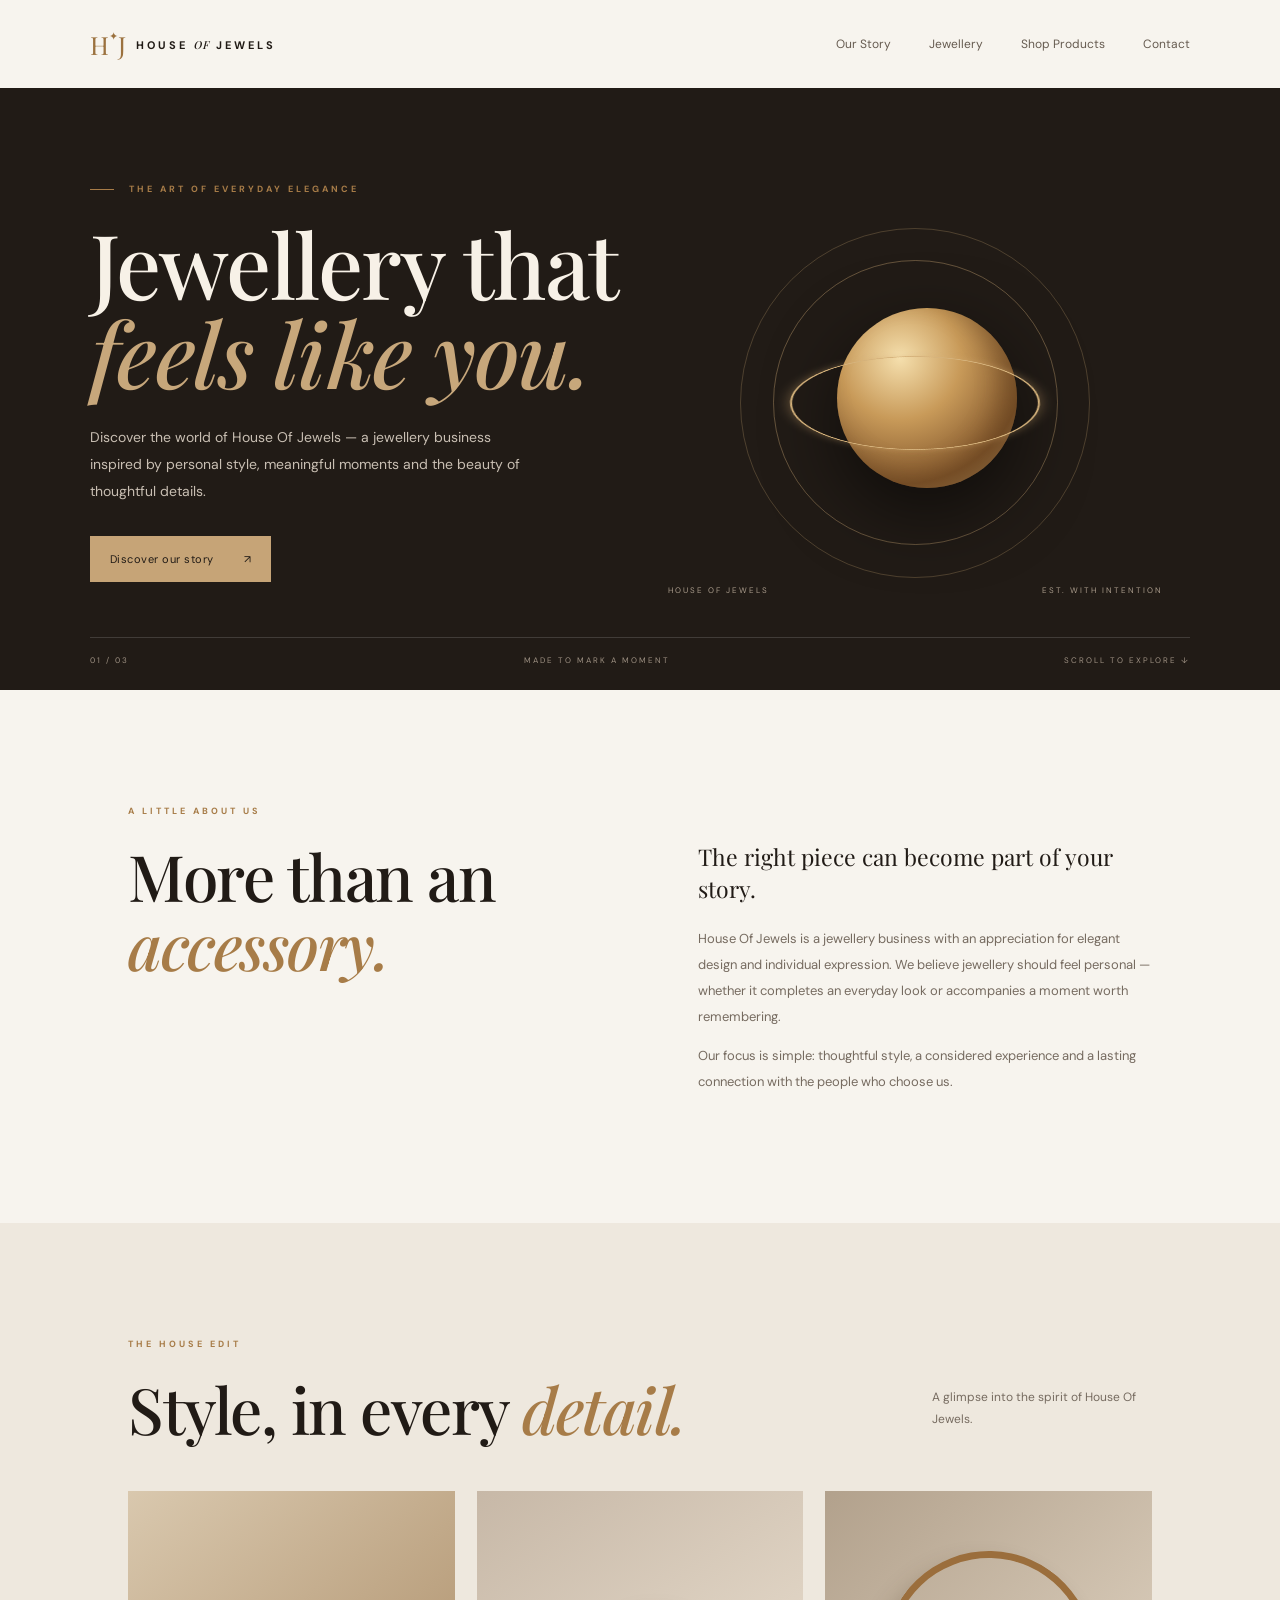
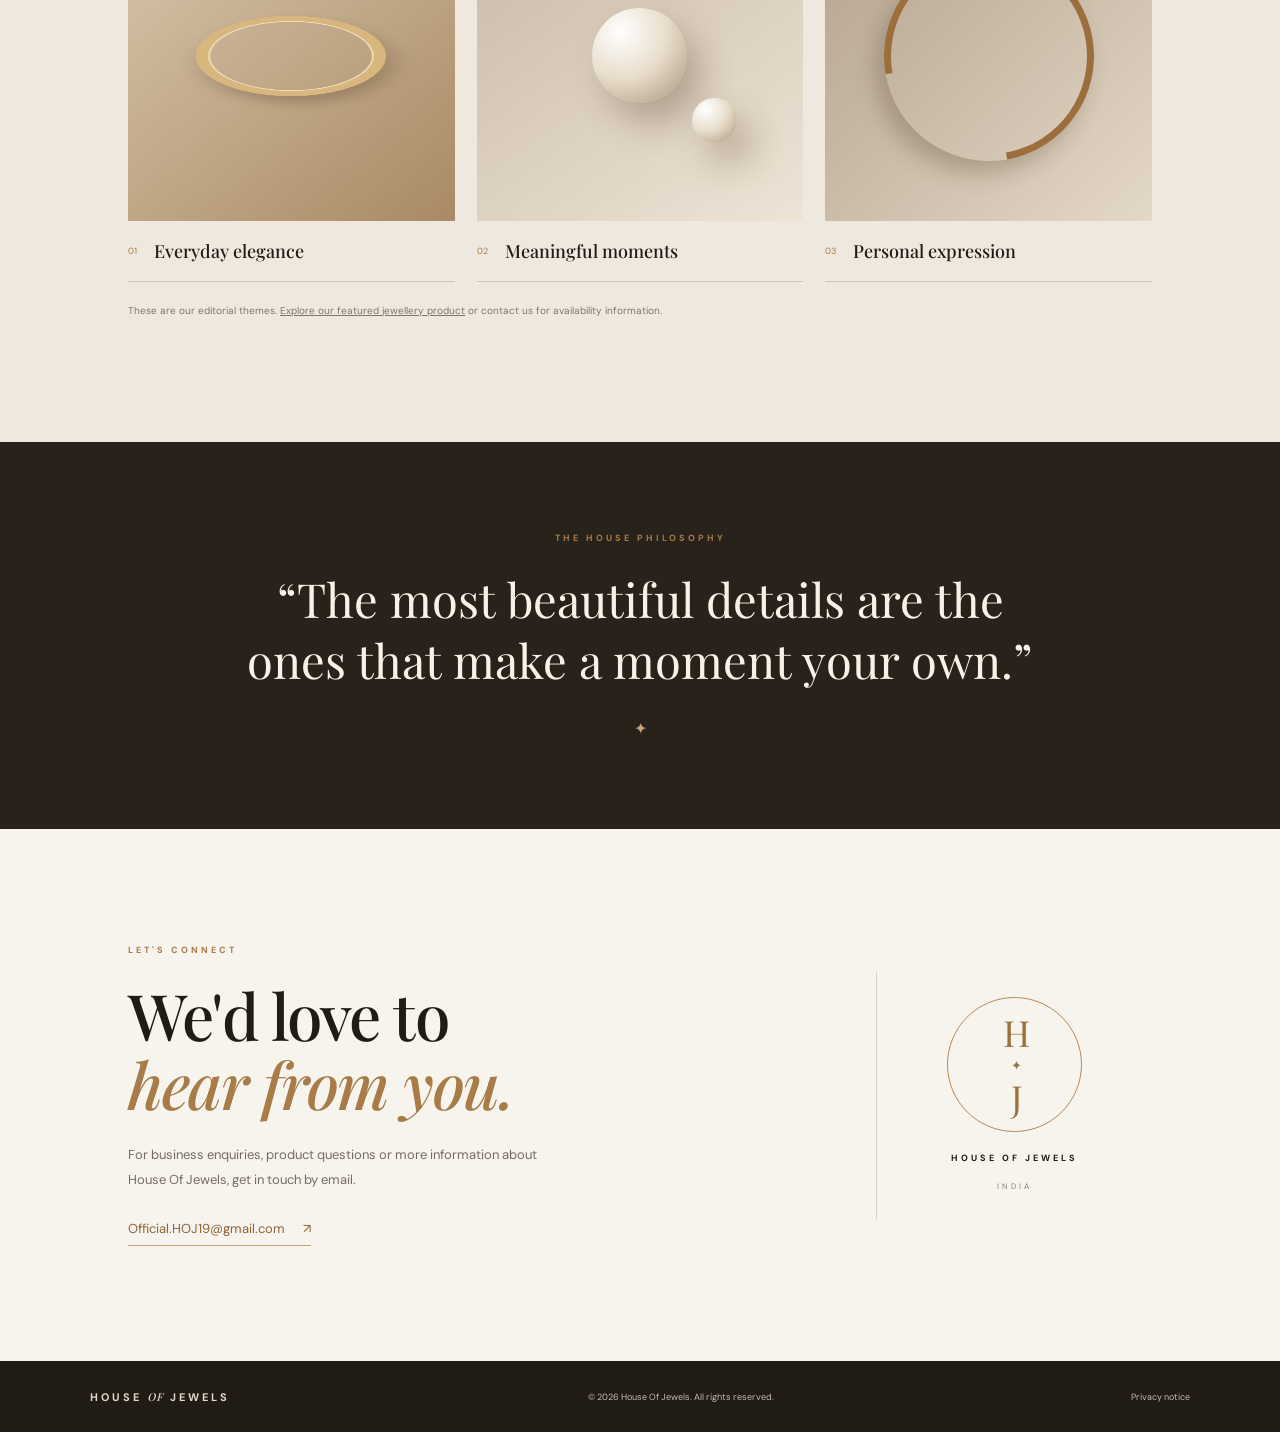
<file: index.html>
<!doctype html>
<html lang="en">
<head>
  <meta charset="utf-8">
  <meta name="viewport" content="width=device-width, initial-scale=1">
  <meta name="description" content="House Of Jewels — a jewellery business built around thoughtful style and timeless elegance.">
  <meta name="theme-color" content="#17130f">
  <title>House Of Jewels | Timeless Elegance</title>
  <link rel="preconnect" href="https://fonts.googleapis.com">
  <link rel="preconnect" href="https://fonts.gstatic.com" crossorigin>
  <link href="https://fonts.googleapis.com/css2?family=DM+Sans:wght@400;500;600;700&family=Playfair+Display:wght@500;600;700&display=swap" rel="stylesheet">
  <link rel="stylesheet" href="styles.css">
</head>
<body>
  <a class="skip-link" href="#main">Skip to content</a>
  <header class="site-header">
    <a class="brand" href="#home" aria-label="House Of Jewels home">
      <span class="brand-mark" aria-hidden="true">H<span>✦</span>J</span>
      <span class="brand-name">HOUSE <i>OF</i> JEWELS</span>
    </a>
    <button class="menu-toggle" aria-expanded="false" aria-controls="primary-nav" aria-label="Open navigation">
      <span></span><span></span>
    </button>
    <nav id="primary-nav" class="nav">
      <a href="#about">Our Story</a>
      <a href="#collections">Jewellery</a>
      <a href="products.html">Shop Products</a>
      <a href="#contact">Contact</a>
    </nav>
  </header>

  <main id="main">
    <section class="hero" id="home">
      <div class="hero-copy">
        <p class="eyebrow"><span></span> THE ART OF EVERYDAY ELEGANCE</p>
        <h1>Jewellery that<br><em>feels like you.</em></h1>
        <p class="hero-intro">Discover the world of House Of Jewels — a jewellery business inspired by personal style, meaningful moments and the beauty of thoughtful details.</p>
        <a class="button button-light" href="#about">Discover our story <span aria-hidden="true">↗</span></a>
      </div>
      <div class="hero-art" role="img" aria-label="Abstract warm gold jewellery-inspired composition">
        <div class="halo halo-one"></div><div class="halo halo-two"></div>
        <div class="gold-disc"></div><div class="gold-line"></div>
        <div class="hero-caption"><span>HOUSE OF JEWELS</span><span>EST. WITH INTENTION</span></div>
      </div>
      <div class="hero-bottom"><span>01 / 03</span><span>MADE TO MARK A MOMENT</span><span>SCROLL TO EXPLORE ↓</span></div>
    </section>

    <section class="intro section" id="about">
      <p class="eyebrow">A LITTLE ABOUT US</p>
      <div class="intro-grid">
        <h2>More than an<br><em>accessory.</em></h2>
        <div class="intro-text">
          <p class="lead">The right piece can become part of your story.</p>
          <p>House Of Jewels is a jewellery business with an appreciation for elegant design and individual expression. We believe jewellery should feel personal — whether it completes an everyday look or accompanies a moment worth remembering.</p>
          <p>Our focus is simple: thoughtful style, a considered experience and a lasting connection with the people who choose us.</p>
        </div>
      </div>
    </section>

    <section class="collections section" id="collections">
      <div class="section-heading">
        <div><p class="eyebrow">THE HOUSE EDIT</p><h2>Style, in every <em>detail.</em></h2></div>
        <p>A glimpse into the spirit of House Of Jewels.</p>
      </div>
      <div class="editorial-grid">
        <article class="editorial-card card-one">
          <div class="abstract-art art-one"><span class="ring-shape"></span></div>
          <div class="card-label"><span>01</span><h3>Everyday elegance</h3></div>
        </article>
        <article class="editorial-card card-two">
          <div class="abstract-art art-two"><span class="pearl-shape"></span><span class="pearl-shape small"></span></div>
          <div class="card-label"><span>02</span><h3>Meaningful moments</h3></div>
        </article>
        <article class="editorial-card card-three">
          <div class="abstract-art art-three"><span class="arc-shape"></span></div>
          <div class="card-label"><span>03</span><h3>Personal expression</h3></div>
        </article>
      </div>
      <p class="note">These are our editorial themes. <a href="products.html">Explore our featured jewellery product</a> or contact us for availability information.</p>
    </section>

    <section class="quote-band">
      <p class="eyebrow">THE HOUSE PHILOSOPHY</p>
      <blockquote>“The most beautiful details are the ones that make a moment your own.”</blockquote>
      <span class="ornament">✦</span>
    </section>

    <section class="contact section" id="contact">
      <div class="contact-copy">
        <p class="eyebrow">LET'S CONNECT</p>
        <h2>We'd love to<br><em>hear from you.</em></h2>
        <p>For business enquiries, product questions or more information about House Of Jewels, get in touch by email.</p>
        <a class="email-link" href="mailto:Official.HOJ19@gmail.com">Official.HOJ19@gmail.com <span aria-hidden="true">↗</span></a>
      </div>
      <div class="contact-aside">
        <div class="contact-seal">H<span>✦</span>J</div>
        <p>HOUSE OF JEWELS</p>
        <span>INDIA</span>
      </div>
    </section>
  </main>

  <footer class="footer">
    <a class="footer-brand" href="#home">HOUSE <i>OF</i> JEWELS</a>
    <span>© <span id="year"></span> House Of Jewels. All rights reserved.</span>
    <a href="privacy.html">Privacy notice</a>
  </footer>
  <script src="script.js"></script>
</body>
</html>
</file>
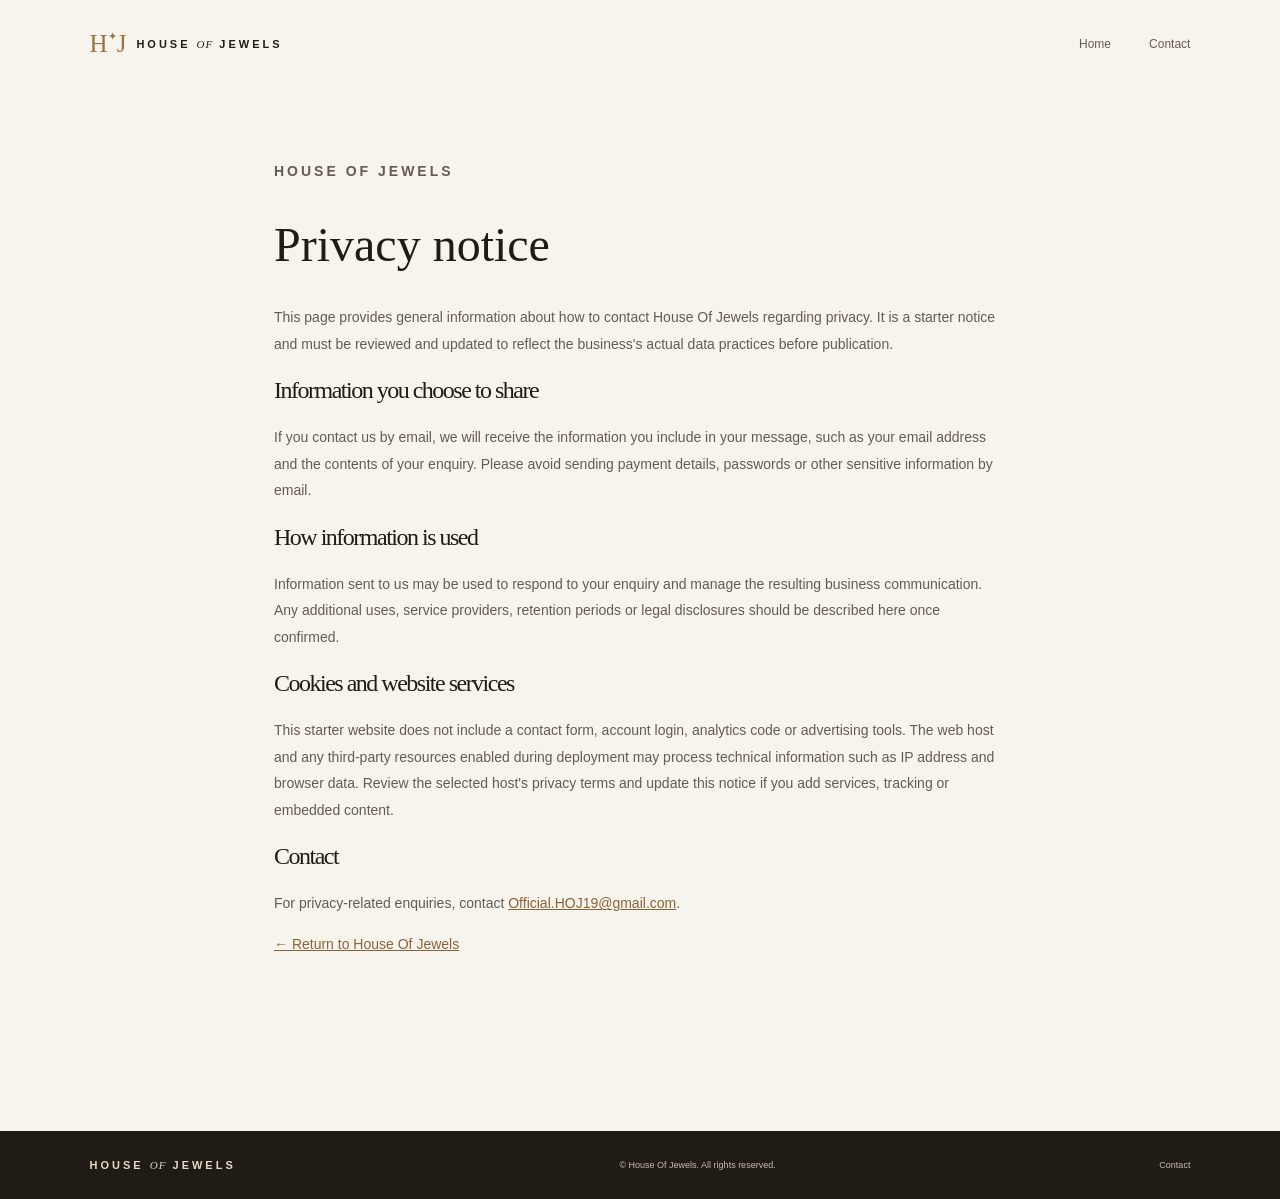
<file: privacy.html>
<!doctype html>
<html lang="en"><head><meta charset="utf-8"><meta name="viewport" content="width=device-width,initial-scale=1"><meta name="description" content="Privacy notice for House Of Jewels"><title>Privacy Notice | House Of Jewels</title><link rel="stylesheet" href="styles.css"></head>
<body><header class="site-header"><a class="brand" href="index.html"><span class="brand-mark">H<span>✦</span>J</span><span class="brand-name">HOUSE <i>OF</i> JEWELS</span></a><nav class="nav" style="display:flex"><a href="index.html">Home</a><a href="index.html#contact">Contact</a></nav></header>
<main class="privacy-page"><p class="eyebrow">HOUSE OF JEWELS</p><h1>Privacy notice</h1>
<p>This page provides general information about how to contact House Of Jewels regarding privacy. It is a starter notice and must be reviewed and updated to reflect the business's actual data practices before publication.</p>
<h2>Information you choose to share</h2><p>If you contact us by email, we will receive the information you include in your message, such as your email address and the contents of your enquiry. Please avoid sending payment details, passwords or other sensitive information by email.</p>
<h2>How information is used</h2><p>Information sent to us may be used to respond to your enquiry and manage the resulting business communication. Any additional uses, service providers, retention periods or legal disclosures should be described here once confirmed.</p>
<h2>Cookies and website services</h2><p>This starter website does not include a contact form, account login, analytics code or advertising tools. The web host and any third-party resources enabled during deployment may process technical information such as IP address and browser data. Review the selected host's privacy terms and update this notice if you add services, tracking or embedded content.</p>
<h2>Contact</h2><p>For privacy-related enquiries, contact <a href="mailto:Official.HOJ19@gmail.com">Official.HOJ19@gmail.com</a>.</p>
<p><a href="index.html">← Return to House Of Jewels</a></p></main><footer class="footer"><a class="footer-brand" href="index.html">HOUSE <i>OF</i> JEWELS</a><span>© House Of Jewels. All rights reserved.</span><a href="index.html#contact">Contact</a></footer></body></html>
</file>
<file: styles.css>
*{box-sizing:border-box}html{scroll-behavior:smooth}body{margin:0;background:#f7f4ee;color:#211b16;font-family:"DM Sans",Arial,sans-serif;-webkit-font-smoothing:antialiased}a{color:inherit}.skip-link{position:absolute;left:-999px;top:10px;background:#fff;padding:12px;z-index:20}.skip-link:focus{left:10px}.site-header{height:88px;padding:0 7vw;display:flex;align-items:center;justify-content:space-between;background:#f7f4ee;position:relative;z-index:5}.brand{text-decoration:none;display:flex;align-items:center;gap:13px}.brand-mark{font-family:"Playfair Display",serif;font-size:25px;letter-spacing:-3px;color:#9b713e}.brand-mark span{font-size:11px;vertical-align:top;margin:0 3px}.brand-name,.footer-brand{font-size:11px;letter-spacing:3px;font-weight:700}.brand-name i,.footer-brand i{font-family:"Playfair Display",serif;font-weight:500;letter-spacing:1px}.nav{display:flex;gap:38px}.nav a{text-decoration:none;font-size:12px;color:#665b50}.nav a:hover,.footer a:hover{color:#a77940}.menu-toggle{display:none;background:none;border:0}.hero{background:#211b16;color:#f7f1e7;min-height:590px;padding:80px 7vw 25px;position:relative;display:grid;grid-template-columns:1fr 1fr;align-items:center;overflow:hidden}.hero-copy{position:relative;z-index:2;padding:15px 0 55px}.eyebrow{font-size:9px;letter-spacing:3px;font-weight:700;color:#a77c48;margin:0 0 24px}.eyebrow span{display:inline-block;width:24px;height:1px;background:#a77c48;vertical-align:middle;margin-right:10px}.hero h1,h2{font-family:"Playfair Display",Georgia,serif;font-weight:500;letter-spacing:-1.5px}.hero h1{font-size:clamp(54px,7vw,92px);line-height:.99;margin:0 0 28px}.hero h1 em,h2 em{color:#c7a77b;font-weight:500}.hero-intro{max-width:430px;color:#c9bfb3;font-size:14px;line-height:1.9;margin:0 0 32px}.button{display:inline-flex;align-items:center;gap:30px;padding:16px 20px;text-decoration:none;font-size:11px;letter-spacing:.5px}.button-light{background:#c6a477;color:#211b16}.button-light:hover{background:#dfc29a}.hero-art{height:420px;position:relative;display:flex;align-items:center;justify-content:center}.halo{position:absolute;border:1px solid rgba(211,174,122,.25);border-radius:50%;width:350px;height:350px}.halo-two{width:285px;height:285px;border-color:rgba(211,174,122,.38)}.gold-disc{width:180px;height:180px;border-radius:50%;background:radial-gradient(circle at 35% 28%,#f5dfad 0,#c89a59 35%,#82562b 72%,#d2ae76 100%);box-shadow:0 25px 70px #0008,inset -15px -12px 25px #56371966;transform:translate(12px,-5px)}.gold-line{position:absolute;width:250px;height:250px;border:2px solid #d5b27b;border-radius:50%;transform:rotateX(68deg) rotate(-25deg);box-shadow:0 0 15px #d4ad7266}.hero-caption{position:absolute;bottom:18px;left:5%;right:5%;display:flex;justify-content:space-between;color:#a99b8b;font-size:8px;letter-spacing:2px}.hero-bottom{grid-column:1/-1;border-top:1px solid #ffffff25;padding-top:17px;display:flex;justify-content:space-between;color:#9e9183;font-size:8px;letter-spacing:2px}.section{padding:115px 10vw}.intro-grid{display:grid;grid-template-columns:1fr 1fr;gap:9vw}.intro h2,.section h2,.contact h2{font-size:clamp(42px,5vw,64px);line-height:1.08;margin:0}.intro h2 em,.section h2 em,.contact h2 em{color:#a77c48}.intro-text{max-width:500px}.lead{font-family:"Playfair Display",serif;font-size:23px;line-height:1.4;margin:0 0 20px}.intro-text p:not(.lead){font-size:13px;line-height:2;color:#766b60}.collections{background:#eee8de}.section-heading{display:flex;justify-content:space-between;align-items:end;margin-bottom:48px}.section-heading>p{max-width:220px;font-size:12px;line-height:1.8;color:#766b60}.editorial-grid{display:grid;grid-template-columns:repeat(3,1fr);gap:22px}.editorial-card{min-width:0}.abstract-art{height:330px;position:relative;overflow:hidden;background:#d8c7ae;display:flex;align-items:center;justify-content:center}.art-one{background:linear-gradient(140deg,#d9c8ae,#a98a64)}.ring-shape{width:190px;height:190px;border:12px solid #d8b77f;border-radius:50%;transform:rotateX(65deg) rotate(-20deg);box-shadow:0 18px 25px #4a321d44,inset 0 0 0 2px #f4dfb5}.art-two{background:linear-gradient(145deg,#c7b8a7,#eee4d5)}.pearl-shape{width:95px;height:95px;border-radius:50%;background:radial-gradient(circle at 30% 25%,#fff,#e8ddcb 48%,#a89479);box-shadow:15px 20px 35px #59452c55}.pearl-shape.small{width:45px;height:45px;position:absolute;transform:translate(75px,65px)}.art-three{background:linear-gradient(135deg,#b2a18c,#e4d8c7)}.arc-shape{width:210px;height:210px;border:7px solid #9b6e3c;border-radius:50%;border-bottom-color:transparent;transform:rotate(35deg);box-shadow:0 15px 22px #49331d44}.card-label{display:flex;align-items:center;gap:17px;padding:18px 0;border-bottom:1px solid #cfc4b5}.card-label span{font-size:9px;color:#a77c48}.card-label h3{font-family:"Playfair Display",serif;font-size:18px;font-weight:500;margin:0}.note{font-size:10px;color:#81766a;margin-top:22px}.quote-band{background:#29221b;color:#f7f1e7;text-align:center;padding:90px 12vw}.quote-band blockquote{font-family:"Playfair Display",serif;font-size:clamp(28px,4vw,47px);line-height:1.3;max-width:800px;margin:0 auto 28px}.ornament{color:#c7a477}.contact{display:grid;grid-template-columns:1.4fr .6fr;gap:8vw;align-items:center}.contact-copy>p:not(.eyebrow){max-width:430px;font-size:13px;line-height:1.9;color:#766b60;margin:25px 0}.email-link{display:inline-block;color:#8b6337;text-decoration:none;border-bottom:1px solid #c6a477;padding-bottom:8px;font-size:13px}.email-link span{padding-left:15px}.contact-aside{text-align:center;border-left:1px solid #d9d0c4;padding:25px}.contact-seal{width:135px;height:135px;border:1px solid #b58a58;border-radius:50%;display:grid;place-content:center;margin:0 auto 20px;font-family:"Playfair Display",serif;font-size:36px;color:#9b713e;letter-spacing:-5px}.contact-seal span{font-size:13px}.contact-aside p{font-size:9px;letter-spacing:3px;font-weight:700}.contact-aside>span{font-size:8px;letter-spacing:3px;color:#8b7e70}.footer{padding:28px 7vw;background:#211b16;color:#c7bbae;display:flex;justify-content:space-between;align-items:center;gap:20px;font-size:9px}.footer-brand{text-decoration:none;color:#e5d8c6}.footer a:not(.footer-brand){color:#c7bbae;text-decoration:none}.privacy-page{max-width:780px;margin:70px auto;padding:0 24px 90px;min-height:70vh}.privacy-page h1{font:500 48px "Playfair Display",serif}.privacy-page p{font-size:14px;line-height:1.9;color:#655b51}.privacy-page a{color:#8b6337}
@media(max-width:760px){.site-header{height:72px;padding:0 6vw}.menu-toggle{display:flex;flex-direction:column;gap:6px;padding:10px}.menu-toggle span{width:22px;height:1px;background:#211b16}.nav{display:none;position:absolute;top:72px;left:0;right:0;background:#f7f4ee;padding:20px 6vw 25px;flex-direction:column;gap:20px;border-top:1px solid #e7dfd4}.nav.open{display:flex}.hero{padding:65px 7vw 22px;grid-template-columns:1fr;min-height:0}.hero-copy{padding:0}.hero h1{font-size:61px}.hero-art{height:300px;margin-top:5px}.halo{width:260px;height:260px}.halo-two{width:210px;height:210px}.gold-disc{width:135px;height:135px}.gold-line{width:190px;height:190px}.hero-bottom{font-size:7px;gap:10px}.hero-bottom span:nth-child(2){display:none}.section{padding:78px 7vw}.intro-grid{grid-template-columns:1fr;gap:28px}.intro h2,.section h2,.contact h2{font-size:47px}.section-heading{display:block}.section-heading>p{margin-top:18px}.editorial-grid{grid-template-columns:1fr;gap:30px}.abstract-art{height:300px}.quote-band{padding:75px 8vw}.contact{grid-template-columns:1fr;gap:35px}.contact-aside{border-left:0;border-top:1px solid #d9d0c4}.footer{padding:25px 7vw;flex-wrap:wrap}.footer span{order:3;width:100%}.privacy-page{margin-top:45px}}
@media(prefers-reduced-motion:reduce){html{scroll-behavior:auto}}
</file>
